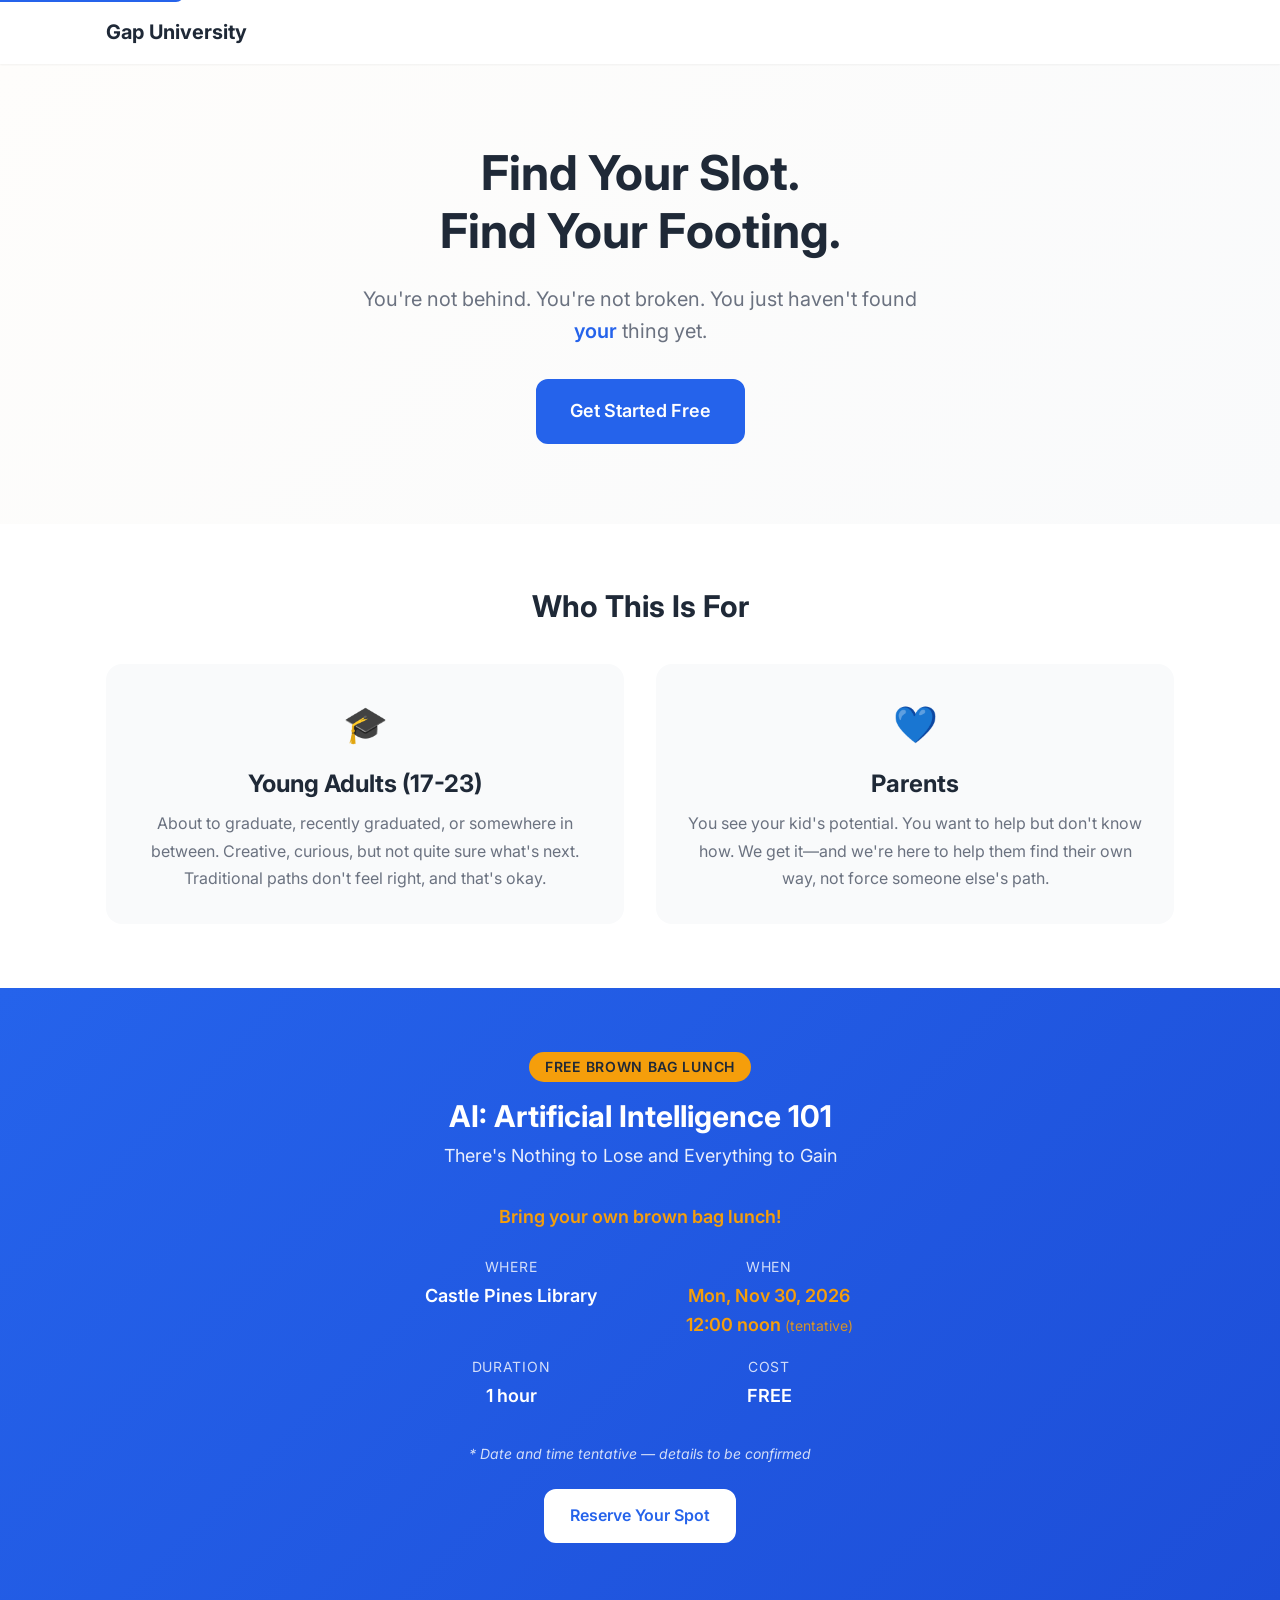
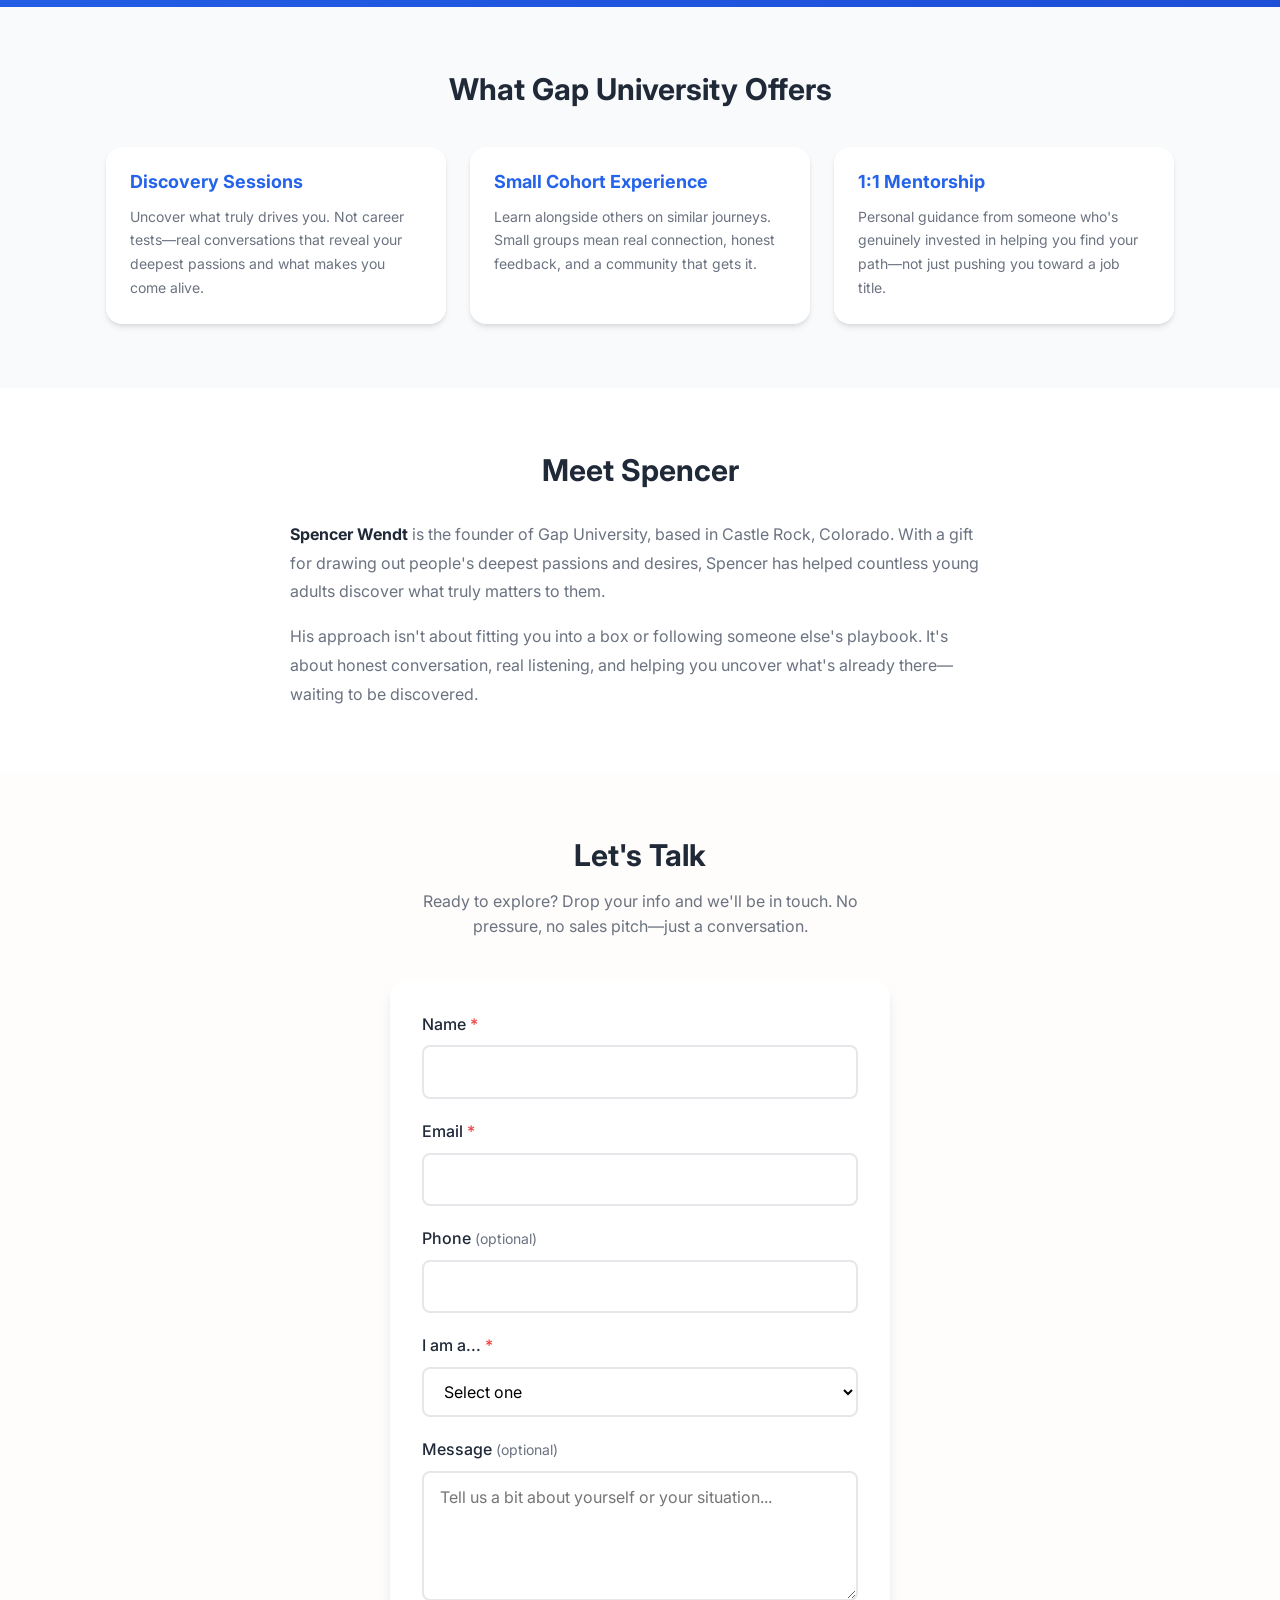
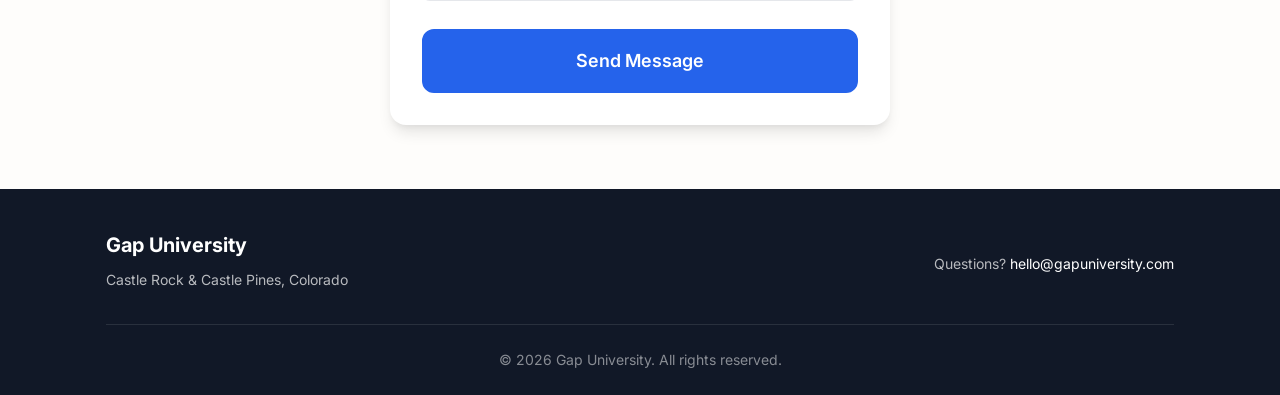
<file: index.html>
<!DOCTYPE html>
<html lang="en">
<head>
    <meta charset="UTF-8">
    <meta name="viewport" content="width=device-width, initial-scale=1.0">
    <title>Gap University | Find Your Footing</title>
    <meta name="description" content="Gap University helps young adults 17-23 discover their path. Discovery sessions, small cohorts, and 1:1 mentorship in Castle Rock, Colorado.">
    
    <!-- Open Graph / Social -->
    <meta property="og:type" content="website">
    <meta property="og:url" content="https://blk911.github.io/gapuniv/">
    <meta property="og:title" content="Gap University | Find Your Footing">
    <meta property="og:description" content="Helping young adults 17-23 discover their path through discovery sessions, small cohorts, and personal mentorship.">
    <meta property="og:image" content="https://blk911.github.io/gapuniv/og-image.png">
    
    <!-- Twitter -->
    <meta name="twitter:card" content="summary_large_image">
    <meta name="twitter:title" content="Gap University | Find Your Footing">
    <meta name="twitter:description" content="Helping young adults 17-23 discover their path through discovery sessions, small cohorts, and personal mentorship.">
    
    <!-- Favicon -->
    <link rel="icon" type="image/svg+xml" href="favicon.svg">
    <link rel="icon" type="image/png" sizes="32x32" href="favicon-32.png">
    <link rel="apple-touch-icon" href="apple-touch-icon.png">
    
    <!-- Preconnect for performance -->
    <link rel="preconnect" href="https://fonts.googleapis.com">
    <link rel="preconnect" href="https://fonts.gstatic.com" crossorigin>
    <link href="https://fonts.googleapis.com/css2?family=Inter:wght@400;500;600;700&display=swap" rel="stylesheet">
    
    <link rel="stylesheet" href="styles.css">
</head>
<body>
    <!-- Skip link for accessibility -->
    <a href="#main" class="skip-link">Skip to main content</a>
    
    <header class="header">
        <div class="container">
            <a href="#" class="logo">Gap University</a>
        </div>
    </header>

    <main id="main">
        <!-- Hero Section -->
        <section class="hero" aria-labelledby="hero-heading">
            <div class="container">
                <h1 id="hero-heading">Find Your Slot.<br>Find Your Footing.</h1>
                <p class="hero-subtitle">You're not behind. You're not broken. You just haven't found <em>your</em> thing yet.</p>
                <a href="#signup" class="btn btn-primary btn-large">Get Started Free</a>
            </div>
        </section>

        <!-- Who It's For -->
        <section class="who-section" aria-labelledby="who-heading">
            <div class="container">
                <h2 id="who-heading">Who This Is For</h2>
                <div class="who-grid">
                    <div class="who-card">
                        <div class="who-icon" aria-hidden="true">🎓</div>
                        <h3>Young Adults (17-23)</h3>
                        <p>About to graduate, recently graduated, or somewhere in between. Creative, curious, but not quite sure what's next. Traditional paths don't feel right, and that's okay.</p>
                    </div>
                    <div class="who-card">
                        <div class="who-icon" aria-hidden="true">💙</div>
                        <h3>Parents</h3>
                        <p>You see your kid's potential. You want to help but don't know how. We get it—and we're here to help them find their own way, not force someone else's path.</p>
                    </div>
                </div>
            </div>
        </section>

        <!-- Free AI Talk Event -->
        <section class="event-section" aria-labelledby="event-heading">
            <div class="container">
                <div class="event-badge">Free Brown Bag Lunch</div>
                <h2 id="event-heading">AI: Artificial Intelligence 101</h2>
                <p class="event-tagline">There's Nothing to Lose and Everything to Gain</p>
                <p class="event-byol">Bring your own brown bag lunch!</p>
                <div class="event-details">
                    <div class="event-detail">
                        <span class="event-label">Where</span>
                        <span class="event-value">Castle Pines Library</span>
                    </div>
                    <div class="event-detail">
                        <span class="event-label">When</span>
                        <!-- ============================================
                             EDIT HERE: Update event date/time when confirmed
                             Current: Monday, November 30, 2026 · 12:00 noon
                             Status: TENTATIVE - details to be confirmed
                             ============================================ -->
                        <span class="event-value event-date">Mon, Nov 30, 2026<br>12:00 noon <span class="tentative">(tentative)</span></span>
                    </div>
                    <div class="event-detail">
                        <span class="event-label">Duration</span>
                        <span class="event-value">1 hour</span>
                    </div>
                    <div class="event-detail">
                        <span class="event-label">Cost</span>
                        <span class="event-value">FREE</span>
                    </div>
                </div>
                <p class="event-tentative-note">* Date and time tentative — details to be confirmed</p>
                <a href="#signup" class="btn btn-secondary">Reserve Your Spot</a>
            </div>
        </section>

        <!-- What We Offer -->
        <section class="offerings-section" aria-labelledby="offerings-heading">
            <div class="container">
                <h2 id="offerings-heading">What Gap University Offers</h2>
                <div class="offerings-grid">
                    <div class="offering-card">
                        <h3>Discovery Sessions</h3>
                        <p>Uncover what truly drives you. Not career tests—real conversations that reveal your deepest passions and what makes you come alive.</p>
                    </div>
                    <div class="offering-card">
                        <h3>Small Cohort Experience</h3>
                        <p>Learn alongside others on similar journeys. Small groups mean real connection, honest feedback, and a community that gets it.</p>
                    </div>
                    <div class="offering-card">
                        <h3>1:1 Mentorship</h3>
                        <p>Personal guidance from someone who's genuinely invested in helping you find your path—not just pushing you toward a job title.</p>
                    </div>
                </div>
            </div>
        </section>

        <!-- About Spencer -->
        <section class="about-section" aria-labelledby="about-heading">
            <div class="container">
                <h2 id="about-heading">Meet Spencer</h2>
                <div class="about-content">
                    <div class="about-text">
                        <!-- ============================================
                             EDIT HERE: Replace placeholder bio below
                             ============================================ -->
                        <p><strong>Spencer Wendt</strong> is the founder of Gap University, based in Castle Rock, Colorado. With a gift for drawing out people's deepest passions and desires, Spencer has helped countless young adults discover what truly matters to them.</p>
                        <p>His approach isn't about fitting you into a box or following someone else's playbook. It's about honest conversation, real listening, and helping you uncover what's already there—waiting to be discovered.</p>
                        <!-- END EDITABLE BIO -->
                    </div>
                </div>
            </div>
        </section>

        <!-- Sign Up Form -->
        <section class="signup-section" id="signup" aria-labelledby="signup-heading">
            <div class="container">
                <h2 id="signup-heading">Let's Talk</h2>
                <p class="signup-intro">Ready to explore? Drop your info and we'll be in touch. No pressure, no sales pitch—just a conversation.</p>
                
                <form id="signup-form" class="signup-form" action="#" method="POST">
                    <div class="form-group">
                        <label for="name">Name <span class="required">*</span></label>
                        <input type="text" id="name" name="name" required autocomplete="name">
                    </div>
                    
                    <div class="form-group">
                        <label for="email">Email <span class="required">*</span></label>
                        <input type="email" id="email" name="email" required autocomplete="email">
                    </div>
                    
                    <div class="form-group">
                        <label for="phone">Phone <span class="optional">(optional)</span></label>
                        <input type="tel" id="phone" name="phone" autocomplete="tel">
                    </div>
                    
                    <div class="form-group">
                        <label for="role">I am a... <span class="required">*</span></label>
                        <select id="role" name="role" required>
                            <option value="">Select one</option>
                            <option value="parent">Parent</option>
                            <option value="young-adult">Young Adult (17-23)</option>
                            <option value="other">Other</option>
                        </select>
                    </div>
                    
                    <div class="form-group">
                        <label for="message">Message <span class="optional">(optional)</span></label>
                        <textarea id="message" name="message" rows="4" placeholder="Tell us a bit about yourself or your situation..."></textarea>
                    </div>
                    
                    <button type="submit" class="btn btn-primary btn-large btn-full">Send Message</button>
                </form>

                <!-- Success Message (hidden by default) -->
                <div id="form-success" class="form-success" hidden>
                    <div class="success-icon" aria-hidden="true">✓</div>
                    <h3>Thanks for reaching out!</h3>
                    <p>We'll be in touch soon. Looking forward to talking with you.</p>
                </div>

                <!-- Fallback Message (shown when form service not configured) -->
                <div id="form-fallback" class="form-fallback" hidden>
                    <div class="fallback-icon" aria-hidden="true">📧</div>
                    <h3>Almost there!</h3>
                    <p>Our form service isn't configured yet. Click below to send your info via email instead:</p>
                    <a id="mailto-link" href="#" class="btn btn-secondary">Open Email</a>
                </div>
            </div>
        </section>
    </main>

    <!-- Footer -->
    <footer class="footer">
        <div class="container">
            <div class="footer-content">
                <div class="footer-brand">
                    <span class="footer-logo">Gap University</span>
                    <p>Castle Rock & Castle Pines, Colorado</p>
                </div>
                <div class="footer-contact">
                    <p>Questions? <a href="mailto:hello@gapuniversity.com">hello@gapuniversity.com</a></p>
                </div>
            </div>
            <div class="footer-bottom">
                <p>&copy; <span id="year"></span> Gap University. All rights reserved.</p>
            </div>
        </div>
    </footer>

    <script src="form.js"></script>
    <script>
        // Set current year in footer
        document.getElementById('year').textContent = new Date().getFullYear();
    </script>
</body>
</html>
</file>
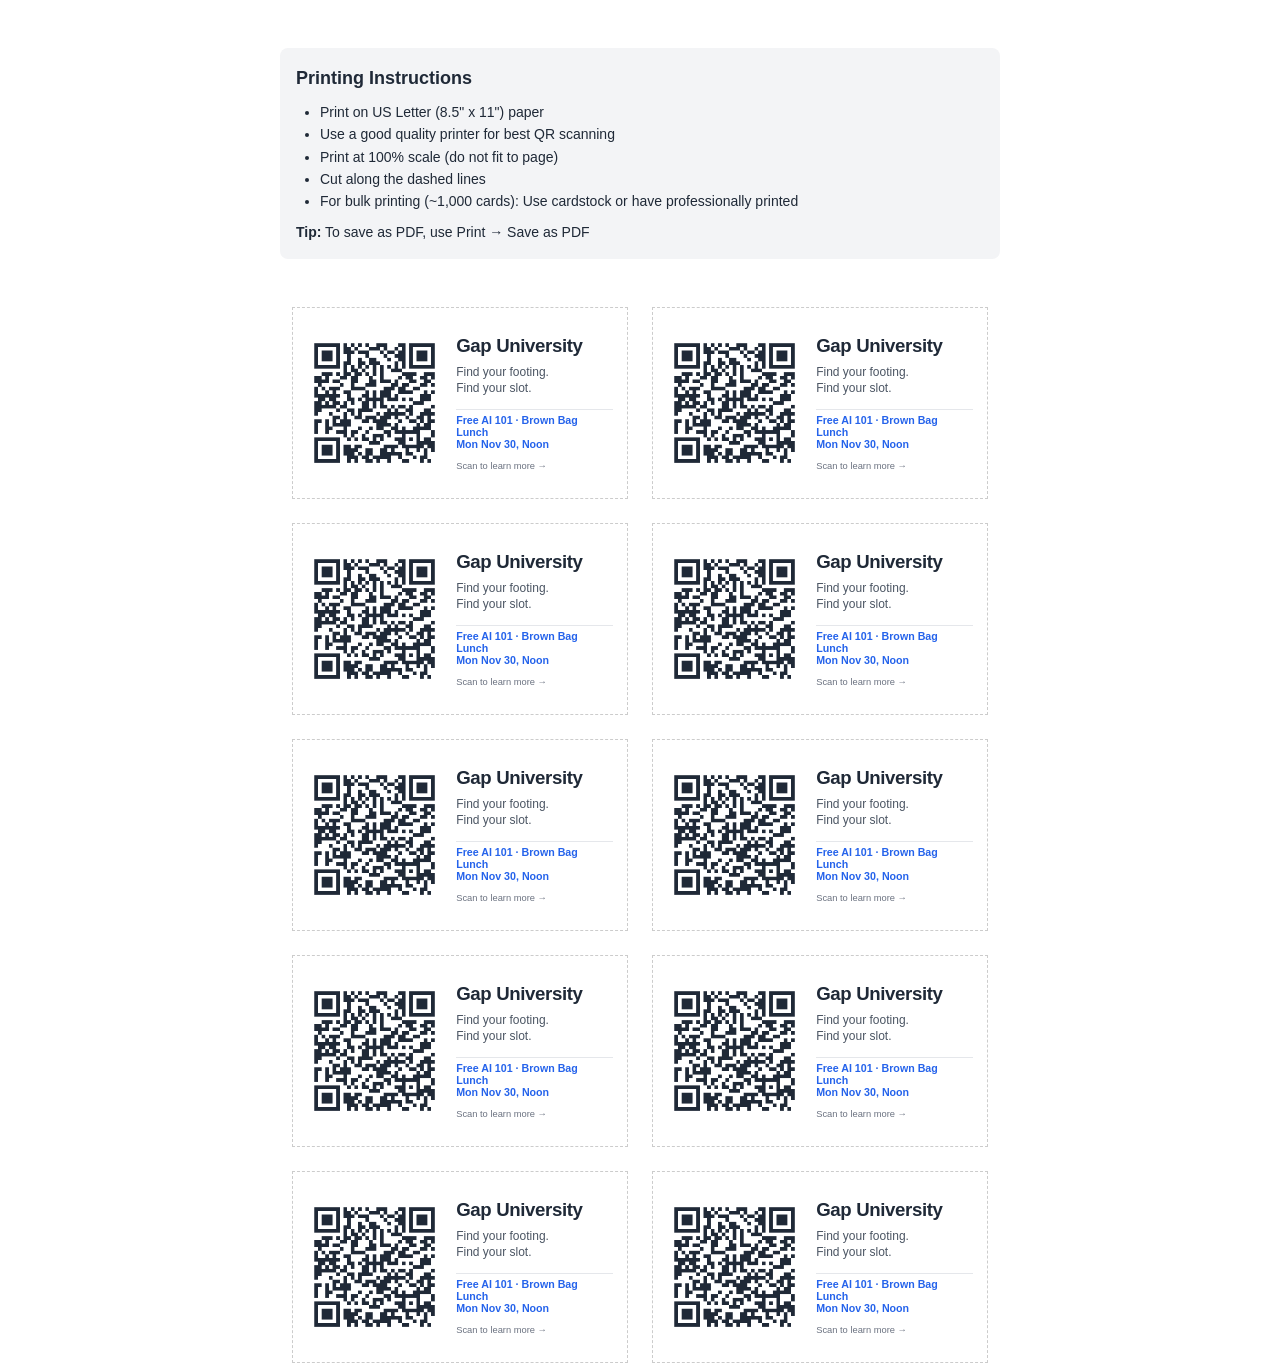
<file: print/qr-cards.html>
<!DOCTYPE html>
<html lang="en">
<head>
    <meta charset="UTF-8">
    <meta name="viewport" content="width=device-width, initial-scale=1.0">
    <title>Gap University - QR Cards (Print Sheet)</title>
    <style>
        /* Reset */
        * {
            margin: 0;
            padding: 0;
            box-sizing: border-box;
        }

        /* Page setup for US Letter (8.5" x 11") */
        @page {
            size: letter portrait;
            margin: 0.5in;
        }

        body {
            font-family: 'Helvetica Neue', Helvetica, Arial, sans-serif;
            background: white;
            color: #1f2937;
        }

        .print-sheet {
            width: 7.5in;  /* 8.5in - 1in margins */
            margin: 0 auto;
            padding: 0;
        }

        /* Grid of 10 cards: 2 columns x 5 rows */
        /* Each card: 3.5" x 2" (standard business card size) */
        .cards-grid {
            display: grid;
            grid-template-columns: repeat(2, 3.5in);
            grid-template-rows: repeat(5, 2in);
            gap: 0.25in;
            justify-content: center;
        }

        .card {
            width: 3.5in;
            height: 2in;
            border: 1px dashed #ccc;
            padding: 0.15in;
            display: flex;
            align-items: center;
            gap: 0.15in;
            background: white;
        }

        .card-qr {
            flex-shrink: 0;
            width: 1.4in;
            height: 1.4in;
            display: flex;
            align-items: center;
            justify-content: center;
        }

        .card-qr img {
            width: 100%;
            height: 100%;
            object-fit: contain;
        }

        .card-content {
            flex: 1;
            display: flex;
            flex-direction: column;
            justify-content: center;
            gap: 0.08in;
            text-align: left;
        }

        .card-logo {
            font-size: 14pt;
            font-weight: 700;
            color: #1f2937;
            letter-spacing: -0.02em;
        }

        .card-hook {
            font-size: 9pt;
            color: #4b5563;
            line-height: 1.3;
        }

        .card-event {
            font-size: 8pt;
            font-weight: 600;
            color: #2563eb;
            margin-top: 0.05in;
            padding-top: 0.05in;
            border-top: 1px solid #e5e7eb;
        }

        .card-cta {
            font-size: 7pt;
            color: #6b7280;
            margin-top: 0.03in;
        }

        /* Print styles */
        @media print {
            body {
                -webkit-print-color-adjust: exact;
                print-color-adjust: exact;
            }

            .print-sheet {
                page-break-after: auto;
            }

            .card {
                border: 1px dashed #ccc;
            }

            .no-print {
                display: none;
            }
        }

        /* Screen-only instructions */
        .instructions {
            max-width: 7.5in;
            margin: 0.5in auto;
            padding: 1rem;
            background: #f3f4f6;
            border-radius: 0.5rem;
            font-size: 14px;
            line-height: 1.6;
        }

        .instructions h2 {
            margin-bottom: 0.5rem;
            font-size: 18px;
        }

        .instructions ul {
            margin-left: 1.5rem;
        }

        @media print {
            .instructions {
                display: none;
            }
        }
    </style>
</head>
<body>
    <div class="instructions no-print">
        <h2>Printing Instructions</h2>
        <ul>
            <li>Print on US Letter (8.5" x 11") paper</li>
            <li>Use a good quality printer for best QR scanning</li>
            <li>Print at 100% scale (do not fit to page)</li>
            <li>Cut along the dashed lines</li>
            <li>For bulk printing (~1,000 cards): Use cardstock or have professionally printed</li>
        </ul>
        <p style="margin-top: 0.5rem;"><strong>Tip:</strong> To save as PDF, use Print → Save as PDF</p>
    </div>

    <div class="print-sheet">
        <div class="cards-grid">
            <!-- Card 1 -->
            <div class="card">
                <div class="card-qr">
                    <img src="../assets/qr-code.png" alt="Scan to visit Gap University">
                </div>
                <div class="card-content">
                    <div class="card-logo">Gap University</div>
                    <div class="card-hook">Find your footing.<br>Find your slot.</div>
                    <div class="card-event">Free AI 101 · Brown Bag Lunch<br>Mon Nov 30, Noon</div>
                    <div class="card-cta">Scan to learn more →</div>
                </div>
            </div>

            <!-- Card 2 -->
            <div class="card">
                <div class="card-qr">
                    <img src="../assets/qr-code.png" alt="Scan to visit Gap University">
                </div>
                <div class="card-content">
                    <div class="card-logo">Gap University</div>
                    <div class="card-hook">Find your footing.<br>Find your slot.</div>
                    <div class="card-event">Free AI 101 · Brown Bag Lunch<br>Mon Nov 30, Noon</div>
                    <div class="card-cta">Scan to learn more →</div>
                </div>
            </div>

            <!-- Card 3 -->
            <div class="card">
                <div class="card-qr">
                    <img src="../assets/qr-code.png" alt="Scan to visit Gap University">
                </div>
                <div class="card-content">
                    <div class="card-logo">Gap University</div>
                    <div class="card-hook">Find your footing.<br>Find your slot.</div>
                    <div class="card-event">Free AI 101 · Brown Bag Lunch<br>Mon Nov 30, Noon</div>
                    <div class="card-cta">Scan to learn more →</div>
                </div>
            </div>

            <!-- Card 4 -->
            <div class="card">
                <div class="card-qr">
                    <img src="../assets/qr-code.png" alt="Scan to visit Gap University">
                </div>
                <div class="card-content">
                    <div class="card-logo">Gap University</div>
                    <div class="card-hook">Find your footing.<br>Find your slot.</div>
                    <div class="card-event">Free AI 101 · Brown Bag Lunch<br>Mon Nov 30, Noon</div>
                    <div class="card-cta">Scan to learn more →</div>
                </div>
            </div>

            <!-- Card 5 -->
            <div class="card">
                <div class="card-qr">
                    <img src="../assets/qr-code.png" alt="Scan to visit Gap University">
                </div>
                <div class="card-content">
                    <div class="card-logo">Gap University</div>
                    <div class="card-hook">Find your footing.<br>Find your slot.</div>
                    <div class="card-event">Free AI 101 · Brown Bag Lunch<br>Mon Nov 30, Noon</div>
                    <div class="card-cta">Scan to learn more →</div>
                </div>
            </div>

            <!-- Card 6 -->
            <div class="card">
                <div class="card-qr">
                    <img src="../assets/qr-code.png" alt="Scan to visit Gap University">
                </div>
                <div class="card-content">
                    <div class="card-logo">Gap University</div>
                    <div class="card-hook">Find your footing.<br>Find your slot.</div>
                    <div class="card-event">Free AI 101 · Brown Bag Lunch<br>Mon Nov 30, Noon</div>
                    <div class="card-cta">Scan to learn more →</div>
                </div>
            </div>

            <!-- Card 7 -->
            <div class="card">
                <div class="card-qr">
                    <img src="../assets/qr-code.png" alt="Scan to visit Gap University">
                </div>
                <div class="card-content">
                    <div class="card-logo">Gap University</div>
                    <div class="card-hook">Find your footing.<br>Find your slot.</div>
                    <div class="card-event">Free AI 101 · Brown Bag Lunch<br>Mon Nov 30, Noon</div>
                    <div class="card-cta">Scan to learn more →</div>
                </div>
            </div>

            <!-- Card 8 -->
            <div class="card">
                <div class="card-qr">
                    <img src="../assets/qr-code.png" alt="Scan to visit Gap University">
                </div>
                <div class="card-content">
                    <div class="card-logo">Gap University</div>
                    <div class="card-hook">Find your footing.<br>Find your slot.</div>
                    <div class="card-event">Free AI 101 · Brown Bag Lunch<br>Mon Nov 30, Noon</div>
                    <div class="card-cta">Scan to learn more →</div>
                </div>
            </div>

            <!-- Card 9 -->
            <div class="card">
                <div class="card-qr">
                    <img src="../assets/qr-code.png" alt="Scan to visit Gap University">
                </div>
                <div class="card-content">
                    <div class="card-logo">Gap University</div>
                    <div class="card-hook">Find your footing.<br>Find your slot.</div>
                    <div class="card-event">Free AI 101 · Brown Bag Lunch<br>Mon Nov 30, Noon</div>
                    <div class="card-cta">Scan to learn more →</div>
                </div>
            </div>

            <!-- Card 10 -->
            <div class="card">
                <div class="card-qr">
                    <img src="../assets/qr-code.png" alt="Scan to visit Gap University">
                </div>
                <div class="card-content">
                    <div class="card-logo">Gap University</div>
                    <div class="card-hook">Find your footing.<br>Find your slot.</div>
                    <div class="card-event">Free AI 101 · Brown Bag Lunch<br>Mon Nov 30, Noon</div>
                    <div class="card-cta">Scan to learn more →</div>
                </div>
            </div>
        </div>
    </div>
</body>
</html>
</file>
<file: styles.css>
/* ============================================
   Gap University - Styles
   Mobile-first, warm, direct, modern
   ============================================ */

/* CSS Custom Properties */
:root {
    /* Colors - warm, inviting palette */
    --color-primary: #2563eb;
    --color-primary-dark: #1d4ed8;
    --color-primary-light: #3b82f6;
    --color-accent: #f59e0b;
    --color-accent-dark: #d97706;
    
    --color-text: #1f2937;
    --color-text-light: #6b7280;
    --color-text-inverse: #ffffff;
    
    --color-bg: #ffffff;
    --color-bg-warm: #fefdfb;
    --color-bg-soft: #f9fafb;
    --color-bg-muted: #f3f4f6;
    --color-bg-dark: #111827;
    
    --color-border: #e5e7eb;
    --color-success: #10b981;
    --color-error: #ef4444;
    
    /* Typography */
    --font-family: 'Inter', -apple-system, BlinkMacSystemFont, 'Segoe UI', Roboto, sans-serif;
    --font-size-xs: 0.75rem;
    --font-size-sm: 0.875rem;
    --font-size-base: 1rem;
    --font-size-lg: 1.125rem;
    --font-size-xl: 1.25rem;
    --font-size-2xl: 1.5rem;
    --font-size-3xl: 1.875rem;
    --font-size-4xl: 2.25rem;
    --font-size-5xl: 3rem;
    
    /* Spacing */
    --space-1: 0.25rem;
    --space-2: 0.5rem;
    --space-3: 0.75rem;
    --space-4: 1rem;
    --space-5: 1.25rem;
    --space-6: 1.5rem;
    --space-8: 2rem;
    --space-10: 2.5rem;
    --space-12: 3rem;
    --space-16: 4rem;
    --space-20: 5rem;
    
    /* Border radius */
    --radius-sm: 0.25rem;
    --radius-md: 0.5rem;
    --radius-lg: 0.75rem;
    --radius-xl: 1rem;
    --radius-full: 9999px;
    
    /* Shadows */
    --shadow-sm: 0 1px 2px rgba(0, 0, 0, 0.05);
    --shadow-md: 0 4px 6px -1px rgba(0, 0, 0, 0.1), 0 2px 4px -1px rgba(0, 0, 0, 0.06);
    --shadow-lg: 0 10px 15px -3px rgba(0, 0, 0, 0.1), 0 4px 6px -2px rgba(0, 0, 0, 0.05);
    --shadow-xl: 0 20px 25px -5px rgba(0, 0, 0, 0.1), 0 10px 10px -5px rgba(0, 0, 0, 0.04);
    
    /* Transitions */
    --transition-fast: 150ms ease;
    --transition-base: 200ms ease;
    --transition-slow: 300ms ease;
}

/* Reset & Base */
*, *::before, *::after {
    box-sizing: border-box;
}

* {
    margin: 0;
    padding: 0;
}

html {
    scroll-behavior: smooth;
    -webkit-text-size-adjust: 100%;
}

body {
    font-family: var(--font-family);
    font-size: var(--font-size-base);
    line-height: 1.6;
    color: var(--color-text);
    background-color: var(--color-bg);
    -webkit-font-smoothing: antialiased;
    -moz-osx-font-smoothing: grayscale;
}

img, picture, video, canvas, svg {
    display: block;
    max-width: 100%;
}

input, button, textarea, select {
    font: inherit;
}

/* Accessibility */
.skip-link {
    position: absolute;
    top: -40px;
    left: 0;
    background: var(--color-primary);
    color: var(--color-text-inverse);
    padding: var(--space-2) var(--space-4);
    z-index: 100;
    text-decoration: none;
    border-radius: 0 0 var(--radius-md) 0;
}

.skip-link:focus {
    top: 0;
}

/* Container */
.container {
    width: 100%;
    max-width: 1100px;
    margin: 0 auto;
    padding: 0 var(--space-4);
}

/* Typography */
h1, h2, h3, h4, h5, h6 {
    line-height: 1.2;
    font-weight: 700;
    color: var(--color-text);
}

h1 { font-size: var(--font-size-3xl); }
h2 { font-size: var(--font-size-2xl); }
h3 { font-size: var(--font-size-xl); }

@media (min-width: 768px) {
    h1 { font-size: var(--font-size-5xl); }
    h2 { font-size: var(--font-size-3xl); }
    h3 { font-size: var(--font-size-2xl); }
}

a {
    color: var(--color-primary);
    text-decoration: none;
    transition: color var(--transition-fast);
}

a:hover {
    color: var(--color-primary-dark);
}

/* Buttons */
.btn {
    display: inline-flex;
    align-items: center;
    justify-content: center;
    padding: var(--space-3) var(--space-6);
    font-size: var(--font-size-base);
    font-weight: 600;
    text-decoration: none;
    border: 2px solid transparent;
    border-radius: var(--radius-lg);
    cursor: pointer;
    transition: all var(--transition-base);
    text-align: center;
}

.btn:focus {
    outline: 2px solid var(--color-primary);
    outline-offset: 2px;
}

.btn-primary {
    background-color: var(--color-primary);
    color: var(--color-text-inverse);
    border-color: var(--color-primary);
}

.btn-primary:hover {
    background-color: var(--color-primary-dark);
    border-color: var(--color-primary-dark);
    color: var(--color-text-inverse);
}

.btn-secondary {
    background-color: transparent;
    color: var(--color-primary);
    border-color: var(--color-primary);
}

.btn-secondary:hover {
    background-color: var(--color-primary);
    color: var(--color-text-inverse);
}

.btn-large {
    padding: var(--space-4) var(--space-8);
    font-size: var(--font-size-lg);
}

.btn-full {
    width: 100%;
}

/* Header */
.header {
    padding: var(--space-4) 0;
    background: var(--color-bg);
    position: sticky;
    top: 0;
    z-index: 50;
    box-shadow: var(--shadow-sm);
}

.logo {
    font-size: var(--font-size-xl);
    font-weight: 700;
    color: var(--color-text);
    text-decoration: none;
}

.logo:hover {
    color: var(--color-primary);
}

/* Hero Section */
.hero {
    padding: var(--space-16) 0 var(--space-20);
    background: linear-gradient(135deg, var(--color-bg-warm) 0%, var(--color-bg-soft) 100%);
    text-align: center;
}

.hero h1 {
    margin-bottom: var(--space-6);
    color: var(--color-text);
}

.hero-subtitle {
    font-size: var(--font-size-lg);
    color: var(--color-text-light);
    margin-bottom: var(--space-8);
    max-width: 500px;
    margin-left: auto;
    margin-right: auto;
}

.hero-subtitle em {
    color: var(--color-primary);
    font-style: normal;
    font-weight: 600;
}

@media (min-width: 768px) {
    .hero {
        padding: var(--space-20) 0;
    }
    
    .hero-subtitle {
        font-size: var(--font-size-xl);
        max-width: 600px;
    }
}

/* Who Section */
.who-section {
    padding: var(--space-16) 0;
    background: var(--color-bg);
}

.who-section h2 {
    text-align: center;
    margin-bottom: var(--space-10);
}

.who-grid {
    display: grid;
    gap: var(--space-6);
}

@media (min-width: 768px) {
    .who-grid {
        grid-template-columns: repeat(2, 1fr);
        gap: var(--space-8);
    }
}

.who-card {
    background: var(--color-bg-soft);
    padding: var(--space-8);
    border-radius: var(--radius-xl);
    text-align: center;
}

.who-icon {
    font-size: var(--font-size-4xl);
    margin-bottom: var(--space-4);
}

.who-card h3 {
    margin-bottom: var(--space-3);
    color: var(--color-text);
}

.who-card p {
    color: var(--color-text-light);
    line-height: 1.7;
}

/* Event Section */
.event-section {
    padding: var(--space-16) 0;
    background: linear-gradient(135deg, var(--color-primary) 0%, var(--color-primary-dark) 100%);
    color: var(--color-text-inverse);
    text-align: center;
}

.event-badge {
    display: inline-block;
    background: var(--color-accent);
    color: var(--color-text);
    padding: var(--space-1) var(--space-4);
    border-radius: var(--radius-full);
    font-size: var(--font-size-sm);
    font-weight: 600;
    text-transform: uppercase;
    letter-spacing: 0.05em;
    margin-bottom: var(--space-4);
}

.event-section h2 {
    color: var(--color-text-inverse);
    margin-bottom: var(--space-2);
}

.event-tagline {
    font-size: var(--font-size-lg);
    opacity: 0.9;
    margin-bottom: var(--space-8);
}

.event-details {
    display: grid;
    gap: var(--space-4);
    margin-bottom: var(--space-8);
    max-width: 400px;
    margin-left: auto;
    margin-right: auto;
}

@media (min-width: 480px) {
    .event-details {
        grid-template-columns: repeat(2, 1fr);
        max-width: 500px;
    }
}

.event-detail {
    display: flex;
    flex-direction: column;
    gap: var(--space-1);
}

.event-label {
    font-size: var(--font-size-sm);
    text-transform: uppercase;
    letter-spacing: 0.05em;
    opacity: 0.8;
}

.event-value {
    font-size: var(--font-size-lg);
    font-weight: 600;
}

.event-date {
    color: var(--color-accent);
}

.event-date .tentative {
    font-size: var(--font-size-sm);
    opacity: 0.85;
    font-weight: 400;
}

.event-byol {
    font-size: var(--font-size-lg);
    font-weight: 600;
    margin-bottom: var(--space-6);
    color: var(--color-accent);
}

.event-tentative-note {
    font-size: var(--font-size-sm);
    opacity: 0.8;
    margin-bottom: var(--space-6);
    font-style: italic;
}

.event-section .btn-secondary {
    background: var(--color-text-inverse);
    color: var(--color-primary);
    border-color: var(--color-text-inverse);
}

.event-section .btn-secondary:hover {
    background: transparent;
    color: var(--color-text-inverse);
    border-color: var(--color-text-inverse);
}

/* Offerings Section */
.offerings-section {
    padding: var(--space-16) 0;
    background: var(--color-bg-soft);
}

.offerings-section h2 {
    text-align: center;
    margin-bottom: var(--space-10);
}

.offerings-grid {
    display: grid;
    gap: var(--space-6);
}

@media (min-width: 768px) {
    .offerings-grid {
        grid-template-columns: repeat(3, 1fr);
        gap: var(--space-6);
    }
}

.offering-card {
    background: var(--color-bg);
    padding: var(--space-6);
    border-radius: var(--radius-xl);
    box-shadow: var(--shadow-md);
    transition: transform var(--transition-base), box-shadow var(--transition-base);
}

.offering-card:hover {
    transform: translateY(-4px);
    box-shadow: var(--shadow-lg);
}

.offering-card h3 {
    margin-bottom: var(--space-3);
    color: var(--color-primary);
    font-size: var(--font-size-lg);
}

.offering-card p {
    color: var(--color-text-light);
    font-size: var(--font-size-sm);
    line-height: 1.7;
}

/* About Section */
.about-section {
    padding: var(--space-16) 0;
    background: var(--color-bg);
}

.about-section h2 {
    text-align: center;
    margin-bottom: var(--space-8);
}

.about-content {
    max-width: 700px;
    margin: 0 auto;
}

.about-text p {
    margin-bottom: var(--space-4);
    color: var(--color-text-light);
    line-height: 1.8;
}

.about-text p:last-child {
    margin-bottom: 0;
}

.about-text strong {
    color: var(--color-text);
}

/* Signup Section */
.signup-section {
    padding: var(--space-16) 0;
    background: var(--color-bg-warm);
}

.signup-section h2 {
    text-align: center;
    margin-bottom: var(--space-4);
}

.signup-intro {
    text-align: center;
    color: var(--color-text-light);
    margin-bottom: var(--space-10);
    max-width: 500px;
    margin-left: auto;
    margin-right: auto;
}

.signup-form {
    max-width: 500px;
    margin: 0 auto;
    background: var(--color-bg);
    padding: var(--space-8);
    border-radius: var(--radius-xl);
    box-shadow: var(--shadow-lg);
}

.form-group {
    margin-bottom: var(--space-5);
}

.form-group label {
    display: block;
    margin-bottom: var(--space-2);
    font-weight: 500;
    color: var(--color-text);
}

.required {
    color: var(--color-error);
}

.optional {
    color: var(--color-text-light);
    font-weight: 400;
    font-size: var(--font-size-sm);
}

.form-group input,
.form-group select,
.form-group textarea {
    width: 100%;
    padding: var(--space-3) var(--space-4);
    border: 2px solid var(--color-border);
    border-radius: var(--radius-md);
    font-size: var(--font-size-base);
    transition: border-color var(--transition-fast), box-shadow var(--transition-fast);
    background: var(--color-bg);
}

.form-group input:focus,
.form-group select:focus,
.form-group textarea:focus {
    outline: none;
    border-color: var(--color-primary);
    box-shadow: 0 0 0 3px rgba(37, 99, 235, 0.1);
}

.form-group textarea {
    resize: vertical;
    min-height: 100px;
}

/* Form Success & Fallback States */
.form-success,
.form-fallback {
    max-width: 500px;
    margin: 0 auto;
    text-align: center;
    padding: var(--space-10);
    background: var(--color-bg);
    border-radius: var(--radius-xl);
    box-shadow: var(--shadow-lg);
}

.success-icon,
.fallback-icon {
    font-size: var(--font-size-4xl);
    margin-bottom: var(--space-4);
}

.success-icon {
    color: var(--color-success);
    width: 60px;
    height: 60px;
    border: 3px solid var(--color-success);
    border-radius: 50%;
    display: flex;
    align-items: center;
    justify-content: center;
    margin: 0 auto var(--space-4);
    font-weight: 700;
}

.form-success h3,
.form-fallback h3 {
    margin-bottom: var(--space-3);
}

.form-success p,
.form-fallback p {
    color: var(--color-text-light);
    margin-bottom: var(--space-6);
}

/* Footer */
.footer {
    padding: var(--space-10) 0 var(--space-6);
    background: var(--color-bg-dark);
    color: var(--color-text-inverse);
}

.footer-content {
    display: flex;
    flex-direction: column;
    gap: var(--space-6);
    margin-bottom: var(--space-8);
    text-align: center;
}

@media (min-width: 768px) {
    .footer-content {
        flex-direction: row;
        justify-content: space-between;
        align-items: center;
        text-align: left;
    }
}

.footer-logo {
    font-size: var(--font-size-xl);
    font-weight: 700;
}

.footer-brand p,
.footer-contact p {
    color: rgba(255, 255, 255, 0.7);
    font-size: var(--font-size-sm);
    margin-top: var(--space-2);
}

.footer-contact a {
    color: var(--color-text-inverse);
}

.footer-contact a:hover {
    text-decoration: underline;
}

.footer-bottom {
    padding-top: var(--space-6);
    border-top: 1px solid rgba(255, 255, 255, 0.1);
    text-align: center;
}

.footer-bottom p {
    color: rgba(255, 255, 255, 0.5);
    font-size: var(--font-size-sm);
}

/* Utility: Hidden */
[hidden] {
    display: none !important;
}

/* Print styles */
@media print {
    .header,
    .footer,
    .btn {
        display: none;
    }
    
    body {
        font-size: 12pt;
        color: #000;
    }
}
</file>
